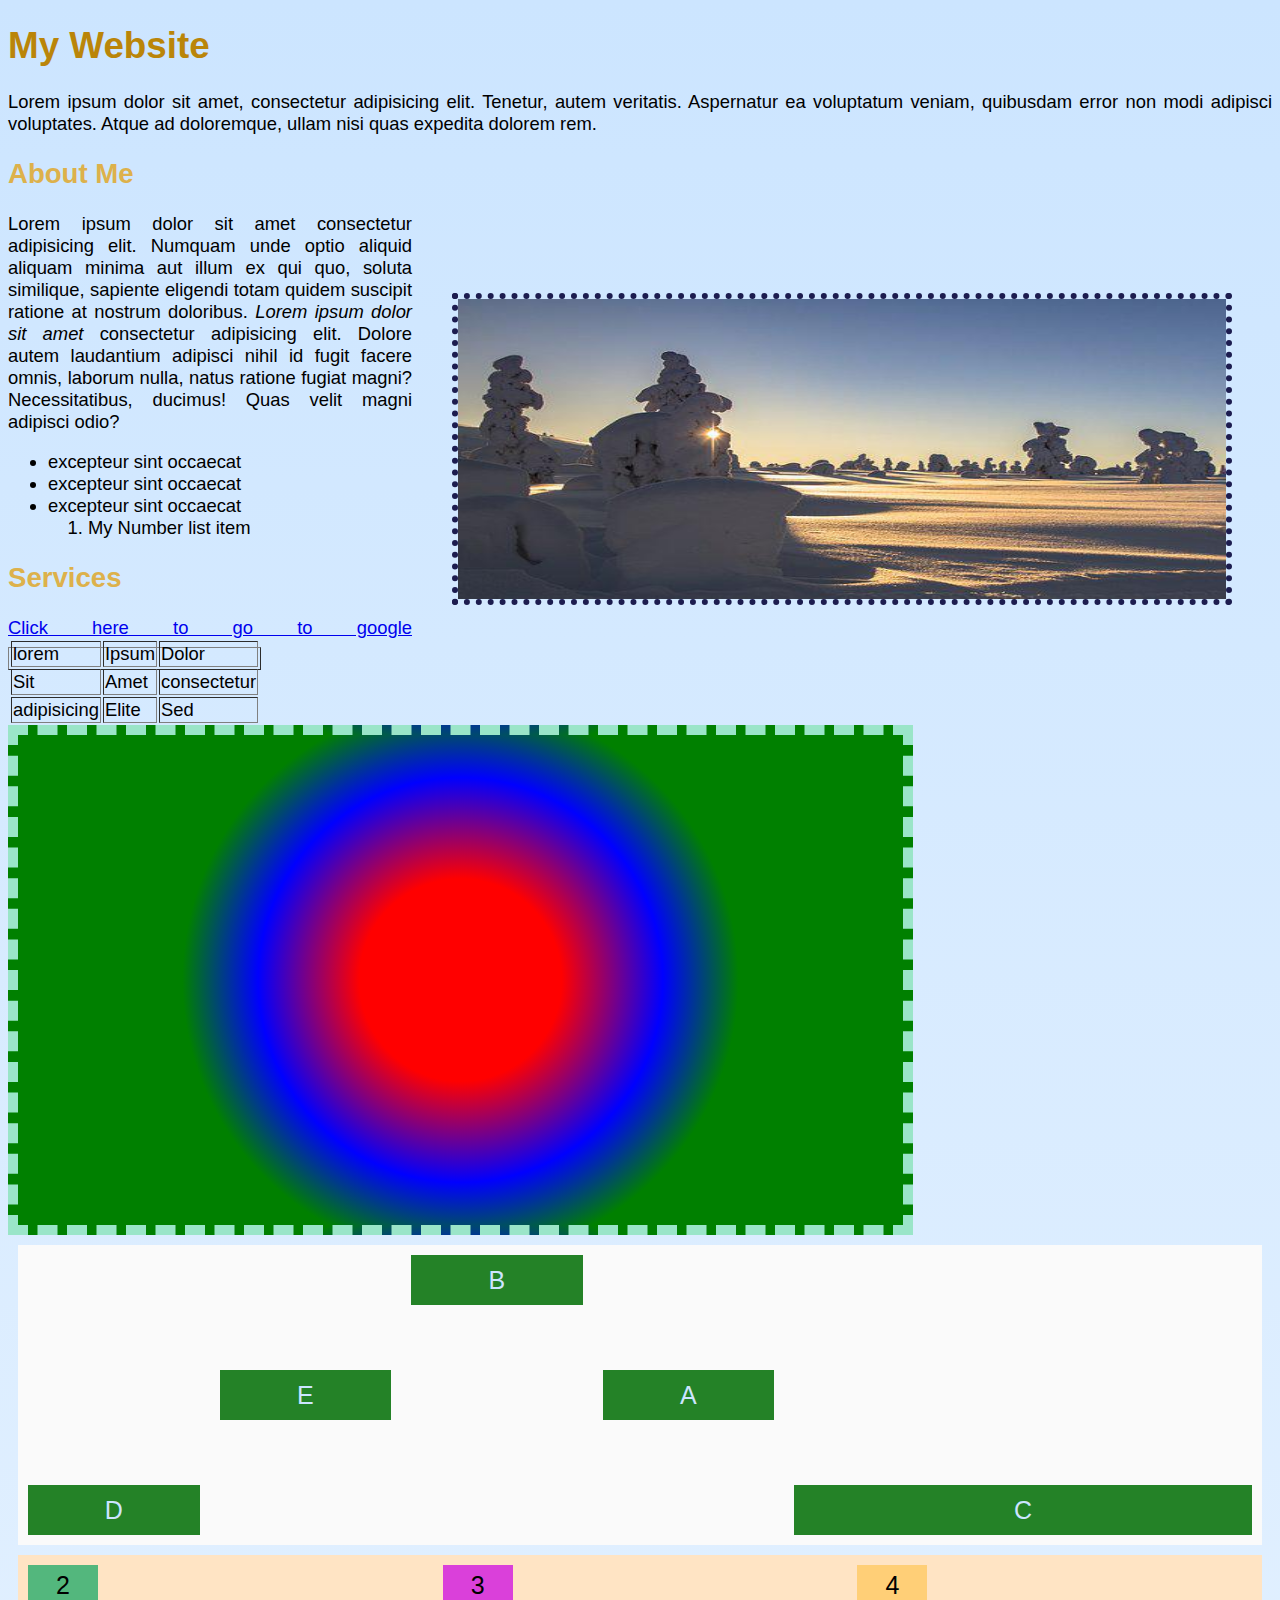
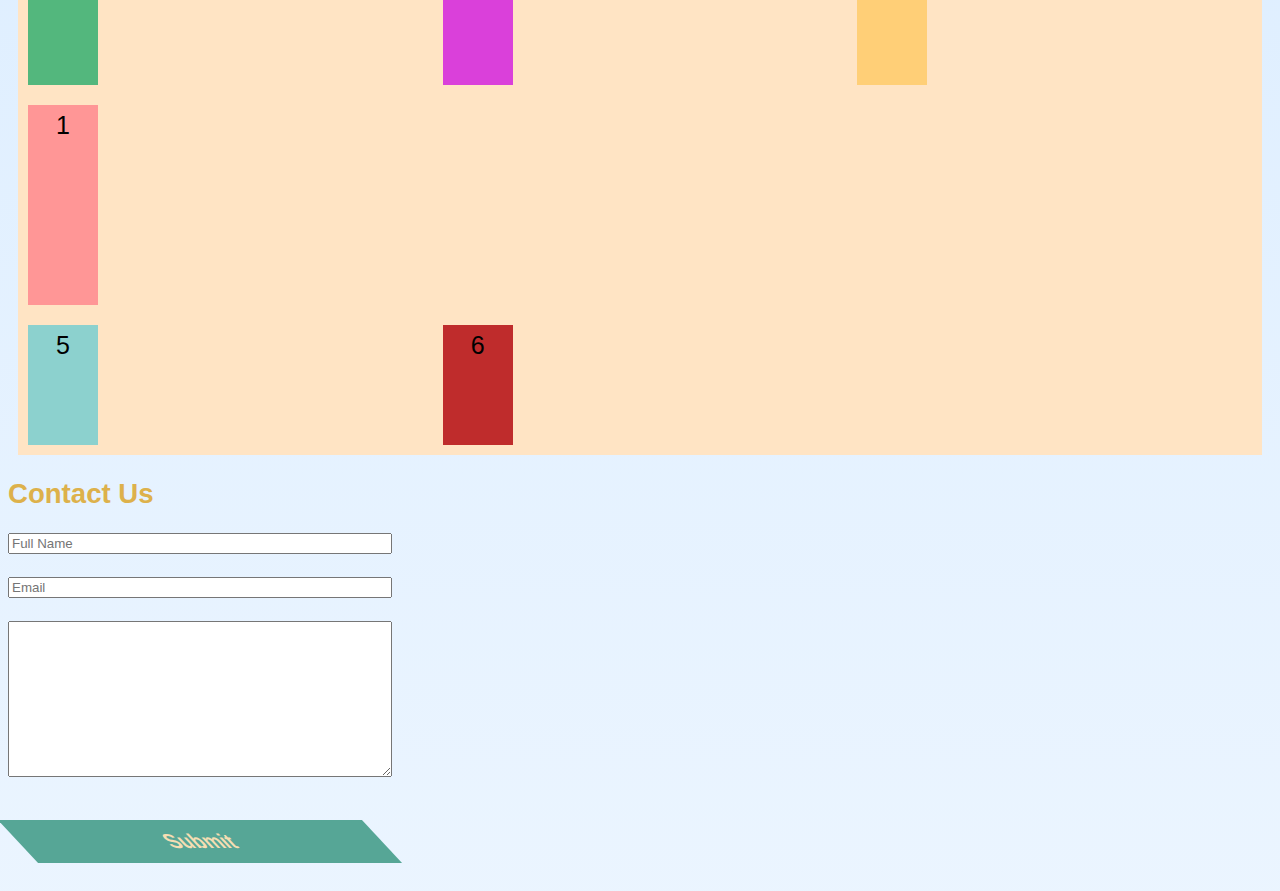
<file: index.html>
<!DOCTYPE html>
<html lang="en">
<head>
    <meta charset="UTF-8">
    <meta http-equiv="X-UA-Compatible" content="IE=edge">
    <meta name="viewport" content="width=device-width, initial-scale=1.0">
    <title>My Website</title>
    <link rel="stylesheet" href="style.css">
</head>
<body>
    
    <h1 id="title">My Website</h1>

    <p class="parag">Lorem ipsum dolor sit amet, consectetur adipisicing elit. Tenetur, autem veritatis. Aspernatur ea voluptatum veniam, quibusdam error non modi adipisci voluptates. Atque ad doloremque, ullam nisi quas expedita dolorem rem.</p>

    <h2 class="subtitle"  id="about-me">About Me</h2>
    <img src="lapland-2984828__340.jpg" alt="" id="about-us-image">

    <p class="parag">Lorem ipsum dolor sit amet consectetur adipisicing elit. Numquam unde optio aliquid aliquam minima aut illum ex qui quo, soluta similique, sapiente eligendi totam quidem suscipit ratione at nostrum doloribus.
    <span class="italics">Lorem ipsum dolor sit amet </span> consectetur adipisicing elit. Dolore autem laudantium adipisci nihil id fugit facere omnis, laborum nulla, natus ratione fugiat magni? Necessitatibus, ducimus! Quas velit magni adipisci odio?
    
    <ul>
        <li class="list-item">excepteur sint occaecat</li>
        <li class="list-item">excepteur sint occaecat</li>
        <li class="list-item">excepteur sint occaecat</li>
        <ol>
            <li class="list-item">My Number list item</li>
        </ol>
    </ul>
</p>
<h2 class="subtitle">Services</h2>

<a href="http://www.google.com" target="_blank" rel="noopener noreferrer" class="link">Click here to go to google</a>

<table border="1" class="site-table">
    <thead>
        <tr>
            <td>lorem</td>
            <td>Ipsum</td>
            <td>Dolor</td>
        </tr>
    </thead>
   <tbody>
    <tr>
        <td>Sit</td>
        <td>Amet</td>
        <td>consectetur</td>
    </tr>
    <tr>
        <td>adipisicing</td>
        <td>Elite</td>
        <td>Sed</td>
    </tr>
   </tbody>
</table>

<div id="service-image"></div> 

<div class="container">
    <div class="container-item" style="order: 4; flex: 1 1 100px; align-self: center;">A</div>
    <div class="container-item" style="order: 3;flex-grow:1 ; flex-shrink: 3;flex-basis: 100px; align-self: flex-start;">B</div>
    <div class="container-item" style="order: 5;
    flex: 5 1 100px; align-self: flex-end;">C</div>
    <div class="container-item" style="order: 1;flex-grow: 1; flex-shrink: 0;flex-basis: 100px; align-self: flex-end;">D</div>
    <div class="container-item" style="order: 2;flex-grow: 1;flex-basis: 100px; align-self: center;">E</div>
</div>

<div class="grid-container">
    <div class="grid-item" style="background: rgb(255, 150, 150);grid-area: 2 /1 / span 2 / span 3;">1</div>
    <div class="grid-item" style="background: rgb(83, 183, 125);">2</div>
    <div class="grid-item" style="background: rgb(218, 64, 218);">3</div>
    <div class="grid-item" style="background: rgb(255, 207, 119);">4</div>
    <div class="grid-item" style="background: rgb(140, 209, 206);">5</div>
    <div class="grid-item" style="background: rgb(191, 44, 44);">6</div>
</div>
<h2 class="subtitle">Contact Us</h2>

<form id="form">
    <input type="text" name="" id= class="form-input" placeholder="Full Name">
    <br>
    <input type="email" name="" id="" class="form-input"placeholder="Email">
    <br>
    <textarea name="" id="" cols="30" rows="10"></textarea>
    <br>
    <button type="submit" class="submit-button">Submit</button>
</form>
</body>
</html>
</file>
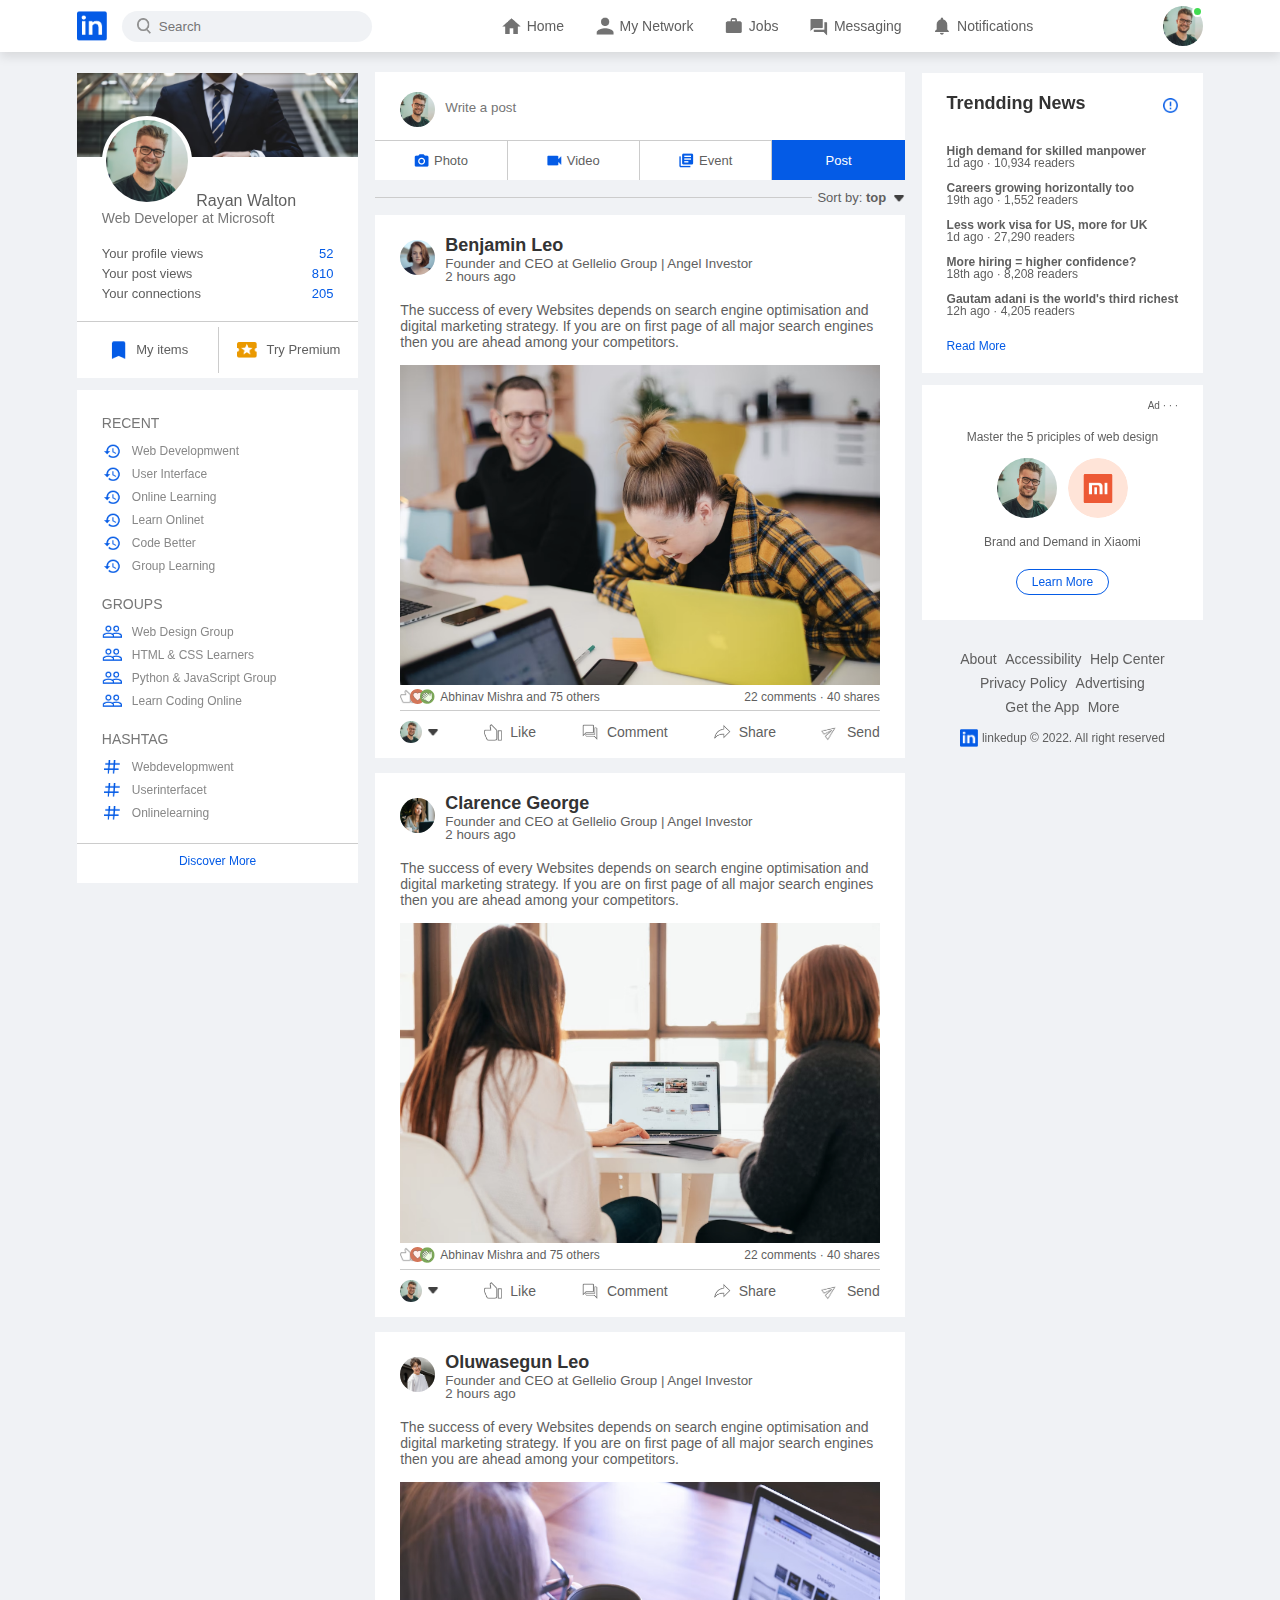
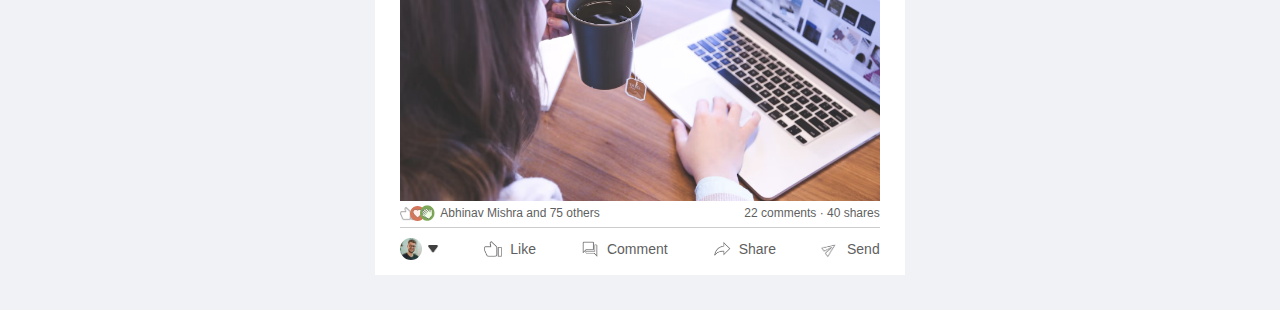
<file: linkedin/html/index.html>
<!DOCTYPE html>
<html lang="en">
<head>
    <meta charset="UTF-8">
    <meta http-equiv="X-UA-Compatible" content="IE=edge">
    <meta name="viewport" content="width=device-width, initial-scale=1.0">
    <title>Social Media Website Design - Forby tutorials</title>
    <link rel="stylesheet" href="../css/style.css">
</head>
<body>
    <nav class="navbar">
        <div class="navbar-left">
            <a href="index.html" class="logo"><img src="../images/logo.png" ></a>

            <div class="search-box">
                <img src="../images/search.png">
                <input type="text" placeholder="Search">
            </div>
        </div>
        <div class="navbar-center">
            <ul>
                <li><a href="#"><img src="../images/home.png" class="active-link"> <span>Home</span></a></li>
                <li><a href="#"><img src="../images/network.png"> <span>My Network</span></a></li>
                <li><a href="#"><img src="../images/jobs.png"> <span>Jobs</span></a></li>
                <li><a href="#"><img src="../images/message.png"> <span>Messaging</span></a></li>
                <li><a href="#"><img src="../images/notification.png"> <span>Notifications</span></a></li>
            </ul>
        </div>
        <div class="navbar-right">
            <div class="online">
                <img src="../images/user-1.png" class="nav-profile-img" onclick="toggleMenu()">
            </div>
        </div>

        <!-- ------------ profile-drop-down-menu ------------ -->
        <div class="profile-menu-wrap" id="profileMenu">
            <div class="profile-menu">
                <div class="user-info">
                    <img src="../images/user-1.png">
                    <div>
                        <h3>Rayan Walton</h3>
                        <a href="../profile/profile.html">See your profile</a>
                    </div>
                </div>
                <hr>
                <a href="#" class="profile-menu-link">
                    <img src="../images/feedback.png">
                    <p>Give Feedback</p>
                    <span>></span>
                </a>
                <a href="#" class="profile-menu-link">
                    <img src="../images/setting.png">
                    <p>Settings & Privacy</p>
                    <span>></span>
                </a>
                <a href="#" class="profile-menu-link">
                    <img src="../images/help.png">
                    <p>Help & Support</p>
                    <span>></span>
                </a>
                <a href="#" class="profile-menu-link">
                    <img src="../images/display.png">
                    <p>Display & Accessibility</p>
                    <span>></span>
                </a>
                <a href="#" class="profile-menu-link">
                    <img src="../images/logout.png">
                    <p>Logout</p>
                    <span>></span>
                </a>
            </div>
        </div>
    </nav>

    <!-- ------------ navbar close ----------- -->

    <div class="container">
        <!-- ---------- left-sidebar ---------- -->
        <div class="left-sidebar">
            <div class="sidebar-profile-box">
                <img src="../images/cover-pic.png" width="100%">
                <div class="sidebar-profile-info">
                    <img src="../images/user-1.png">
                    <hi>Rayan Walton</hi>
                    <h3>Web Developer at  Microsoft</h3>
                    <ul>
                        <li>Your profile views <span>52</span></li>
                        <li>Your post views <span>810</span></li>
                        <li>Your connections <span>205</span></li>
                    </ul>
                </div>
                <div class="sidebar-profile-link">
                    <a href="#"><img src="../images/items.png">My items</a>
                    <a href="#"><img src="../images/premium.png"> Try Premium</a>

                </div>
            </div>
            <div class="sidebar-activity" id="sidebarActivity">
                <h3>RECENT</h3>
                <a href="#"><img src="../images/recent.png">Web Developmwent</a>
                <a href="#"><img src="../images/recent.png">User Interface</a>
                <a href="#"><img src="../images/recent.png">Online Learning</a>
                <a href="#"><img src="../images/recent.png">Learn Onlinet</a>
               <a href="#"><img src="../images/recent.png">Code Better</a>
                <a href="#"><img src="../images/recent.png">Group Learning</a>
                <h3>GROUPS</h3>
                <a href="#"><img src="../images/group.png">Web Design Group</a>
                <a href="#"><img src="../images/group.png">HTML & CSS Learners </a>
                <a href="#"><img src="../images/group.png">Python & JavaScript Group</a>
                <a href="#"><img src="../images/group.png">Learn Coding Online</a>
                <h3>HASHTAG</h3>
                <a href="#"><img src="../images/hashtag.png">Webdevelopmwent</a>
                <a href="#"><img src="../images/hashtag.png">Userinterfacet</a>

                <a href="#"><img src="../images/hashtag.png">Onlinelearning</a>

               <div class="discover-more-link">
                <a href="#">Discover More</a>
               </div>
            </div>

            <p id="showMoreLink" onclick="toggleActivity()">Show more <b>+</b></p>
        </div>
        <!-- -------- main-content -------- -->
        <div class="main-content">
            <div class="create-post">
                <div class="create-post-input">
                   <img src="../images/user-1.png">
                   <textarea rows="2" placeholder="Write a post"></textarea>
                </div>
                <div class="create-post-link">
                    <li><img src="../images/photo.png">Photo</li>
                    <li><img src="../images/video.png">Video</li>
                    <li><img src="../images/event.png">Event</li>
                    <li>Post</li>

                </div>
            </div>

            <div class="sort-by">
                <hr>
                <p>Sort by: <span>top <img src="../images/down-arrow.png"></span></p>
            </div>

            <div class="post">
                <div class="post-author">
                    <img src="../images/user-3.png">
                    <div>
                        <h1>Benjamin Leo</h1>
                        <small>Founder and CEO at Gellelio Group | Angel Investor </small>
                        <small>2 hours ago</small>
                   </div>
                </div>
                <p>The success of every Websites depends on search engine optimisation and digital marketing strategy. If you are on first page of all major search engines then you are ahead among your competitors.</p>
                <img src="../images/post-image-1.png" width="100%">
                <div class="post-stats">
                    <div>
                        <img src="../images/thumbsup.png">
                        <img src="../images/love.png">
                        <img src="../images/clap.png">
                        <span class="liked-users">Abhinav Mishra and 75 others</span>
                    </div>
                    <div>
                        <span>22 comments &middot; 40 shares</span>
                    </div>
                </div>
                <div class="post-activity">
                    <div>
                        <img src="../images/user-1.png" class="post-activity-user-icon">
                        <img src="../images/down-arrow.png" class="post-activity-arrow-icon">

                    </div>
                    <div class="post-activity-link">
                        <img src="../images/like.png">
                        <span>Like</span>
                    </div>
                    <div class="post-activity-link">
                        <img src="../images/comment.png">
                        <span>Comment</span>
                    </div>
                    <div class="post-activity-link">
                        <img src="../images/share.png">
                        <span>Share</span>
                    </div>
                    <div class="post-activity-link">
                        <img src="../images/send.png">
                        <span>Send</span>
                    </div>
                </div>
            </div>

            <div class="post">
                <div class="post-author">
                    <img src="../images/user-4.png">
                    <div>
                        <h1>Clarence George</h1>
                        <small>Founder and CEO at Gellelio Group | Angel Investor </small>
                        <small>2 hours ago</small>
                   </div>
                </div>
                <p>The success of every Websites depends on search engine optimisation and digital marketing strategy. If you are on first page of all major search engines then you are ahead among your competitors.</p>
                <img src="../images/post-image-2.png" width="100%">
                <div class="post-stats">
                    <div>
                        <img src="../images/thumbsup.png">
                        <img src="../images/love.png">
                        <img src="../images/clap.png">
                        <span class="liked-users">Abhinav Mishra and 75 others</span>
                    </div>
                    <div>
                        <span>22 comments &middot; 40 shares</span>
                    </div>
                </div>
                <div class="post-activity">
                    <div>
                        <img src="../images/user-1.png" class="post-activity-user-icon">
                        <img src="../images/down-arrow.png" class="post-activity-arrow-icon">

                    </div>
                    <div class="post-activity-link">
                        <img src="../images/like.png">
                        <span>Like</span>
                    </div>
                    <div class="post-activity-link">
                        <img src="../images/comment.png">
                        <span>Comment</span>
                    </div>
                    <div class="post-activity-link">
                        <img src="../images/share.png">
                        <span>Share</span>
                    </div>
                    <div class="post-activity-link">
                        <img src="../images/send.png">
                        <span>Send</span>
                    </div>
                </div>
            </div>

            <div class="post">
                <div class="post-author">
                    <img src="../images/user-5.png">
                    <div>
                        <h1>Oluwasegun Leo</h1>
                        <small>Founder and CEO at Gellelio Group | Angel Investor </small>
                        <small>2 hours ago</small>
                   </div>
                </div>
                <p>The success of every Websites depends on search engine optimisation and digital marketing strategy. If you are on first page of all major search engines then you are ahead among your competitors.</p>
                <img src="../images/post-image-4.png" width="100%">
                <div class="post-stats">
                    <div>
                        <img src="../images/thumbsup.png">
                        <img src="../images/love.png">
                        <img src="../images/clap.png">
                        <span class="liked-users">Abhinav Mishra and 75 others</span>
                    </div>
                    <div>
                        <span>22 comments &middot; 40 shares</span>
                    </div>
                </div>
                <div class="post-activity">
                    <div>
                        <img src="../images/user-1.png" class="post-activity-user-icon">
                        <img src="../images/down-arrow.png" class="post-activity-arrow-icon">

                    </div>
                    <div class="post-activity-link">
                        <img src="../images/like.png">
                        <span>Like</span>
                    </div>
                    <div class="post-activity-link">
                        <img src="../images/comment.png">
                        <span>Comment</span>
                    </div>
                    <div class="post-activity-link">
                        <img src="../images/share.png">
                        <span>Share</span>
                    </div>
                    <div class="post-activity-link">
                        <img src="../images/send.png">
                        <span>Send</span>
                    </div>
                </div>
            </div>
        </div>
        <!-- -------- rigth-sidebar ---------- -->
        <div class="right-sidebar">
            <div class="sidebar-news">
                <img src="../images/more.png" class="info-icon">
                <h3>Trendding News</h3>
                <a href="#">High demand for skilled manpower</a>
                <span>1d ago &middot; 10,934 readers</span>

                <a href="#">Careers growing horizontally too</a>
                <span>19th ago &middot; 1,552 readers</span>

                <a href="#">Less work visa for US, more for UK</a>
                <span>1d ago &middot; 27,290 readers</span>

                <a href="#">More hiring = higher confidence?</a>
                <span>18th ago &middot; 8,208 readers</span>

                <a href="#">Gautam adani is the world's third richest</a>
                <span>12h ago &middot; 4,205 readers</span>

                <a href="#" class="read-more-link">Read More</a>
            </div>

            <div class="sidebar-ad">
                <small>Ad &middot; &middot; &middot;</small>
                <p>Master the 5 priciples of web design</p>
                <div>
                    <img src="../images/user-1.png">
                    <img src="../images/mi-logo.png">
                </div>
                <b>Brand and Demand in Xiaomi</b>
                <a href="#" class="ad-link">Learn More</a>
            </div>
            <div class="sidebar-useful-links">
                <a href="#">About</a>
                <a href="#">Accessibility</a>
                <a href="#">Help Center</a>
                <a href="#">Privacy Policy</a>
                <a href="#">Advertising</a>
                <a href="#">Get the App</a>
                <a href="#">More</a>

                <div class="copyrigth-msg">
                    <img src="../images/logo.png">
                    <p>linkedup &#169; 2022. All right reserved</p>
                </div>

            </div>
        </div>

    </div>

    <script>

        let profileMenu = document.getElementById("profileMenu");
        function toggleMenu(){
            profileMenu.classList.toggle("open-menu");
        }

    </script>
    <script>
        let sidebarActivity = document.getElementById("sidebarActivity");
        let moreLink = document.getElementById("showMoreLink");

        function toggleActivity(){
            sideActivity.classList.toggle("open-activity");

            if(sidebarActivity.classList.contains("open-activity")){
                moreLink.innerHTML = "Show less <b>-</b>";
            }else{
                moreLink.innerHTML = "Show more <b>+</b>";
            }
        }
    </script>

</body>
</html>
</file>
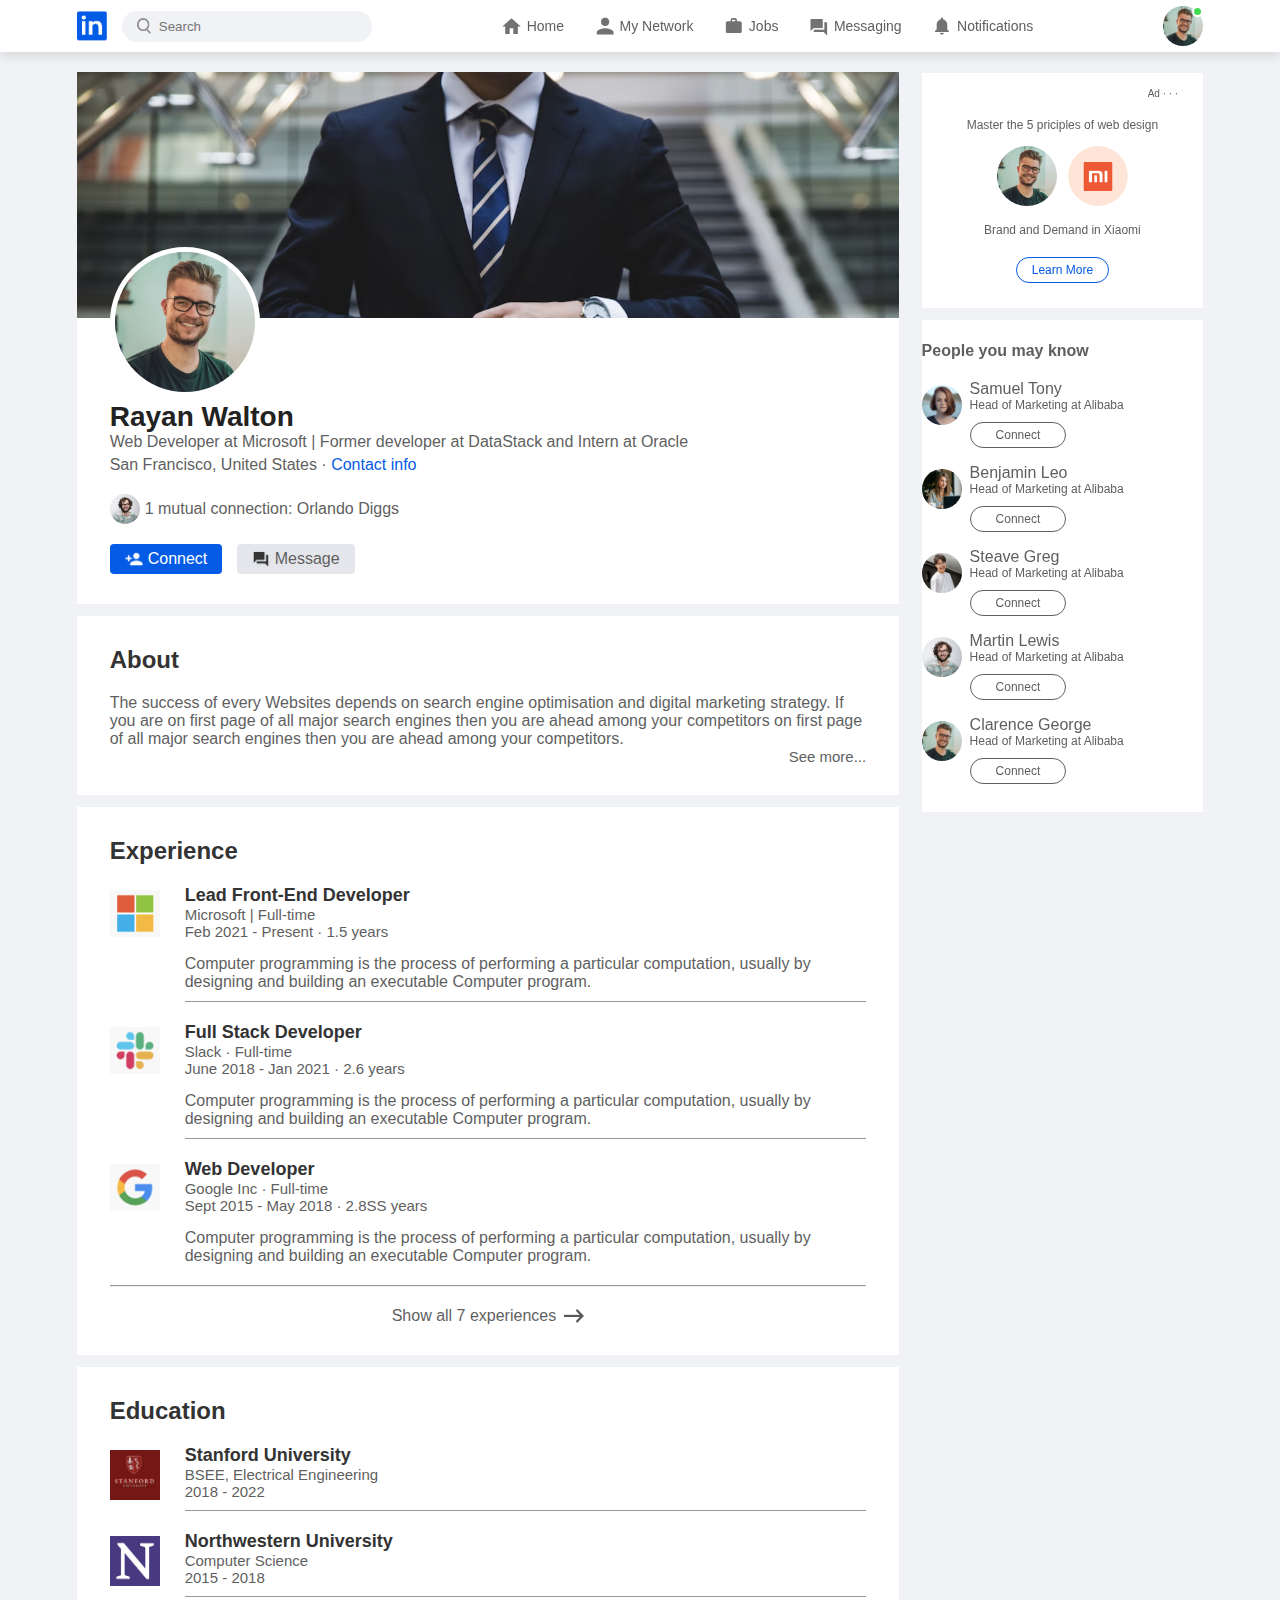
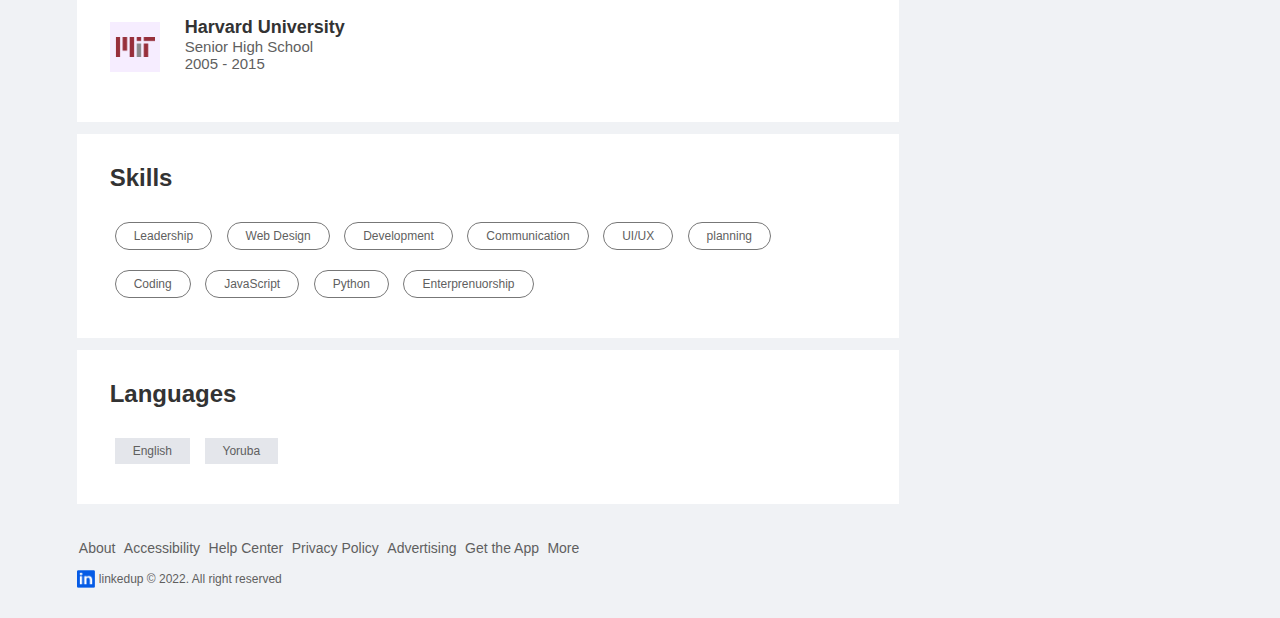
<file: linkedin/profile/profile.html>
<!DOCTYPE html>
<html lang="en">
<head>
    <meta charset="UTF-8">
    <meta http-equiv="X-UA-Compatible" content="IE=edge">
    <meta name="viewport" content="width=device-width, initial-scale=1.0">
    <title>Social Media Website Design - Forby tutorials</title>
    <link rel="stylesheet" href="../css/style.css">
</head>
<body>
    <nav class="navbar">
        <div class="navbar-left">
            <a href="index.html" class="logo"><img src="../images/logo.png" ></a>

            <div class="search-box">
                <img src="../images/search.png">
                <input type="text" placeholder="Search">
            </div>
        </div>
        <div class="navbar-center">
            <ul>
                <li><a href="#"><img src="../images/home.png" class="active-link"> <span>Home</span></a></li>
                <li><a href="#"><img src="../images/network.png"> <span>My Network</span></a></li>
                <li><a href="#"><img src="../images/jobs.png"> <span>Jobs</span></a></li>
                <li><a href="#"><img src="../images/message.png"> <span>Messaging</span></a></li>
                <li><a href="#"><img src="../images/notification.png"> <span>Notifications</span></a></li>
            </ul>
        </div>
        <div class="navbar-right">
            <div class="online">
                <img src="../images/user-1.png" class="nav-profile-img" onclick="toggleMenu()">
            </div>
        </div>

        <!-- ------------ profile-drop-down-menu ------------ -->
        <div class="profile-menu-wrap" id="profileMenu">
            <div class="profile-menu">
                <div class="user-info">
                    <img src="../images/user-1.png">
                    <div>
                        <h3>Rayan Walton</h3>
                        <a href="../profile/profile.html">See your profile</a>
                    </div>
                </div>
                <hr>
                <a href="#" class="profile-menu-link">
                    <img src="../images/feedback.png">
                    <p>Give Feedback</p>
                    <span>></span>
                </a>
                <a href="#" class="profile-menu-link">
                    <img src="../images/setting.png">
                    <p>Settings & Privacy</p>
                    <span>></span>
                </a>
                <a href="#" class="profile-menu-link">
                    <img src="../images/help.png">
                    <p>Help & Support</p>
                    <span>></span>
                </a>
                <a href="#" class="profile-menu-link">
                    <img src="../images/display.png">
                    <p>Display & Accessibility</p>
                    <span>></span>
                </a>
                <a href="#" class="profile-menu-link">
                    <img src="../images/logout.png">
                    <p>Logout</p>
                    <span>></span>
                </a>
            </div>
        </div>
    </nav>

    <!-- ------------ navbar close ----------- -->

    <div class="container">
        <div class="profile-main">
            <div class="profile-container">
                <img src="../images/cover-pic.png" width="100%">
                <div class="profile-container-inner"> 
                <img src="../images/user-1.png" class="profile-pic">
                <h1>Rayan Walton</h1>
                <b>Web Developer at Microsoft | Former developer at DataStack and Intern at Oracle</b>
                <p>San Francisco, United States &middot; <a href="#">Contact info</a></p>
                <div class="mutual-connection">
                    <img src="../images/user-2.png">
                    <span>1 mutual connection: Orlando Diggs</span>
                </div>
                <div class="profile-btn">
                    <a href="#" class="primery-btn"><img src="../images/connect.png">Connect</a>
                    <a href="#"><img src="../images/chat.png">Message</a>

                </div>
                </div>
            </div>   
                
            <div class="profile-description">
                <h2>About</h2>
                <p>The success of every Websites depends on search engine optimisation and digital marketing strategy. If you are on first page of all major search engines then you are ahead among your competitors on first page of all major search engines then you are ahead among your competitors.</p>
                <a href="#" class="see-more-link">See more...</a>
            </div>
            <div class="profile-description">
                <h2>Experience</h2>
                <div class="profile-desc-row">
                    <img src="../images/microsoft.png">
                    <div>
                        <h3>Lead Front-End Developer </h3>
                        <b>Microsoft | Full-time</b>
                        <b>Feb 2021 - Present &middot; 1.5 years</b>
                        <p>Computer programming is the process of performing a particular computation, usually by designing and building an executable Computer program.</p>
                        <hr>
                    </div>
                </div>
            
                <div class="profile-desc-row">
                    <img src="../images/slack.png">
                    <div>
                        <h3>Full Stack Developer </h3>
                        <b>Slack &middot; Full-time</b>
                        <b>June 2018 - Jan 2021 &middot; 2.6 years</b>
                        <p>Computer programming is the process of performing a particular computation, usually by designing and building an executable Computer program.</p>
                        <hr>
                    </div>
                </div>
                <div class="profile-desc-row">
                    <img src="../images/google.png">
                    <div>
                        <h3>Web Developer </h3>
                        <b>Google Inc &middot; Full-time</b>
                        <b>Sept 2015 - May 2018 &middot; 2.8SS years</b>
                        <p>Computer programming is the process of performing a particular computation, usually by designing and building an executable Computer program.</p>
                        
                    </div>
                </div>
                <hr>
                <a href="#" class="experience-link">Show all 7 experiences <img src="../images/right-arrow.png"></a>
            </div>

            <div class="profile-description">
                <h2>Education</h2>
                <div class="profile-desc-row">
                    <img src="../images/stanford.png">
                    <div>
                        <h3>Stanford University</h3>
                        <b>BSEE, Electrical Engineering</b>
                        <b>2018 - 2022</b> 
                        <hr>             
                    </div>
                </div>
                <div class="profile-desc-row">
                    <img src="../images/north.png">
                    <div>
                        <h3>Northwestern University</h3>
                        <b>Computer Science</b>
                        <b>2015 - 2018</b> 
                        <hr>             
                    </div>
                </div>
                <div class="profile-desc-row">
                    <img src="../images/mit.png">
                    <div>
                        <h3>Harvard University</h3>
                        <b>Senior High School</b>
                        <b>2005 - 2015</b> 
                                    
                    </div>
                </div>
            </div>
            <div class="profile-description">
                <h2>Skills</h2>
                <a href="#" class="skills-btn">Leadership</a>
                <a href="#" class="skills-btn">Web Design</a>
                <a href="#" class="skills-btn">Development</a>
                <a href="#" class="skills-btn">Communication</a>
                <a href="#" class="skills-btn">UI/UX</a>
                <a href="#" class="skills-btn">planning</a>
                <a href="#" class="skills-btn">Coding</a>
                <a href="#" class="skills-btn">JavaScript</a>
                <a href="#" class="skills-btn">Python</a>
                <a href="#" class="skills-btn">Enterprenuorship</a>
            </div>
            <div class="profile-description">
                <h2>Languages</h2>
                <a href="#" class="language-btn">English</a>
                <a href="#" class="language-btn">Yoruba</a>    
            </div>
        </div>
        <!-- --------- profile-sidebar --------------- -->
        <div class="profile-sidebar">
            <div class="sidebar-ad">
                <small>Ad &middot; &middot; &middot;</small>
                <p>Master the 5 priciples of web design</p>
                <div>
                    <img src="../images/user-1.png">
                    <img src="../images/mi-logo.png">
                </div>
                <b>Brand and Demand in Xiaomi</b>
                <a href="#" class="ad-link">Learn More</a>
            </div>

            <div class="sidebar-people">
                <h3>People you may know</h3>
                <div class="sidebar-people-row">
                    <img src="../images/user-3.png">
                    <div>
                        <h2>Samuel Tony</h2>
                        <p>Head of Marketing at Alibaba</p>
                        <a href="#">Connect</a>
                    </div>
                </div>
                <div class="sidebar-people-row">
                    <img src="../images/user-4.png">
                    <div>
                        <h2>Benjamin Leo</h2>
                        <p>Head of Marketing at Alibaba</p>
                        <a href="#">Connect</a>
                    </div>
                </div>
                <div class="sidebar-people-row">
                    <img src="../images/user-5.png">
                    <div>
                        <h2>Steave Greg</h2>
                        <p>Head of Marketing at Alibaba</p>
                        <a href="#">Connect</a>
                    </div>
                </div>
                <div class="sidebar-people-row">
                    <img src="../images/user-2.png">
                    <div>
                        <h2>Martin Lewis</h2>
                        <p>Head of Marketing at Alibaba</p>
                        <a href="#">Connect</a>
                    </div>
                </div>
                <div class="sidebar-people-row">
                    <img src="../images/user-1.png">
                    <div>
                        <h2>Clarence George</h2>
                        <p>Head of Marketing at Alibaba</p>
                        <a href="#">Connect</a>
                    </div>
                </div>
            </div>


        </div>
    </div>
    
    
    <div class="profile-footer">
        <div class="sidebar-useful-links">
            <a href="#">About</a>
            <a href="#">Accessibility</a>
            <a href="#">Help Center</a>
            <a href="#">Privacy Policy</a>
            <a href="#">Advertising</a>
            <a href="#">Get the App</a>
            <a href="#">More</a>

            <div class="copyrigth-msg">
                <img src="../images/logo.png">
                <p>linkedup &#169; 2022. All right reserved</p>
            </div>

        </div>
    </div>



    <script>

        let profileMenu = document.getElementById("profileMenu");
        function toggleMenu(){
            profileMenu.classList.toggle("open-menu");
        }

    </script>

</body>
</html>
</file>
<file: style.css>
body {
    background: linear-gradient(rgb(204, 229, 255), rgba(204, 229, 255, 0.4));
    font-size: 1.15em;
    text-align: justify;
    font-family: "Lato", sans-serif;
}
#title {
    color: rgb(186, 133, 9);
    font-family: "Sarabun", sans-serif;
}
.subtitle {
    color: hsl(42, 68%, 58%);
    font-family: "Sarabun" sans-serif;
}
#service-image {
    height: 490px;
    width: 70%;

    background: radial-gradient(circle, red 20%, blue 40%, green 55%);
    border: 10px dashed rgb(154, 229, 200);
}

.link {
    text-decoration: underline;
}
.italics {
    font-style: oblique;
}

#about-us-image {
    height: 300px;
    width: 60vw;
    border: 6px dotted rgb(28, 28, 79);
    margin: 80px 40px;
    float: right;
}
.site-table {
    display: inline;
}
.container {
    background-color: rgb(250, 250, 250);
    margin: 10px;
    height: 300PX;
    display: flex;
    flex-direction: row;
    justify-content: center;
    align-items: center;
}
.container-item {
    background: rgb(36, 130, 39);
    color:rgb(204, 229, 255);
    font-size: 25px;
    text-align: center;
    width: 70px;
    line-height: 50px;
    margin: 10px;
}
.grid-container {
    background-color: bisque;
    margin: 10px;
    height: 500px;
    display: grid;
    grid-template-columns: auto auto auto;
    grid-template-rows: auto auto;
   
}
.grid-item {
    color: black;
    font-size: 25px;
    text-align: center;
    width: 70px;
    line-height: 40px;
    margin: 10px;
}
#form {
    display: flex;
    flex-direction: column;
    width: 30vw;
    font-size: 20px;
    justify-content: space-between;


}
.submit-button {
    margin: 20px 10px;
    padding: 10px 15px;
    border: none;
    text-decoration: none;
    font-family: "Lato", sans-serif;
    font-weight: 600;
    font-size: 20px;
    color: wheat;
    background: rgb(86, 166, 150);
    /* transform: matrix(1, 0.45, 0.45, 1, 100, 50); */
    transform: skewX(43deg);
    -webkit-transition: all 500ms linear ;
    -moz-transition: all 500ms linear ;
    -o-transition: background, padding 500ms ease;
}
.submit-button:hover {
    background: rgb(136, 144, 230);
    padding: 20px 30px; 
}
#about-me {
    /* animation-name: red-to-black;
    animation-duration: 4s;
    animation-timing-function: linear;
    animation-iteration-count: infinite;
    animation-direction: alternate; */
    -webkit-animation: red-to-black 4s linear 0s infinite alternate-reverse;
    -moz-animation: red-to-black 4s linear infinite 0s infinite alternate-reverse;
    -ms-animation: red-to-black 4s linear infinite 0s infinite alternate-reverse;
    -o-animation: red-to-black 4s linear infinite 0s 2 alternate-reverse;
}
@keyframes red-to-black {
    0% {
        background: red;
        transform: translate(0px, 0px);
    }
    50% {
        background: teal;
        transform: translate(10px, 10px);
    }
    100% {
        background: black;
        transform: r=translate(20px, 20px);
    }
}

/* 
.title {
    color: red;
}
.subtitle {
    color: blue;
}
#contact-us {
    color: green;
}
h2:hover {
    color: red;
}
h2[class=subtitle] {
    color: blue;
}
#service { 
    color: green;
}
a:link {
   color: blue;
}
a:visited {
color: brown;
} 

h2 + a {
    color: brown;
}
textarea ~ button {
    color: blueviolet;
}
ul > li {
color: blue;
}
ul li {
    color: aquamarine;
}
img {
    border: 10px solid black;
}
h2[class|=article-subtitle] {
    background: green;
}
subtitle-23456789
subtitle-bvcxzas

selector {

} */
</file>
<file: linkedin/css/style.css>
*{
    margin: 0;
    padding: 0;
    font-family: 'Poppins', sans-serif;
    box-sizing: border-box;
}
body{
    background: #f0f2f5;
    color: #5f5f5f;
}
a{
    text-decoration: none;
    color: #5f5f5f;
}
.navbar{
    display: flex;
    align-items: center;
    justify-content: space-between;
    background: #fff;
    padding: 6px 6%;
    position: sticky;
    top: 0;
    z-index: 100;
    box-shadow: 0 5px 10px rgba(0, 0, 0, 0.1);
}
.logo img{
    width: 30px;
    margin-right: 15px;
    display: block;
}
.navbar-center ul li{
    display: inline-block;
    list-style: none;
}
.navbar-center ul li a{
    display: flex;
    align-items: center;
    font-size: 14px;
    margin: 5px 8px;
    padding-right: 5px;
    position: relative;
}

.navbar-center ul li  a img{
    width: 30px;
}
.navbar-center ul li  a::after{
    content: '';
    width: 0;
    height: 2px;
    background: #045be6;
    position: absolute;
    bottom: -15px;
    transition: width 0.3s;
}
.navbar-center ul li  a:hover::after,
.navbar-center ul li  a.active-link::after
{
    width: 100%;
}
.nav-profile-img{
    width: 40px;
    border-radius: 50%;
    display: block;
    cursor: pointer;
    position: relative;
}
.online{
    position: relative;
}
.online::after{
    content: '';
    width: 7px;
    height: 7px;
    border: 2px solid #fff;
    border-radius: 50%;
    right: 0px;
    top: 0px;
    background: #41db51;
    position: absolute;
}
.search-box{
    background: #f0f2f5;
    width: 250px;
    border-radius: 20px;
    display: flex;
    align-items: center;
    padding: 0 15px;
}
.navbar-left{
    display: flex;
    align-items: center;
}
.search-box img{
    width: 14px;
}
.search-box input{
    width: 100%;
    background: transparent;
    padding: 8px;
    outline: none;
    border: 0;
}
/* ---- navbar end ----- */

.container{
    padding: 20px 6%;
    display: flex;
    flex-wrap: wrap;
    justify-content: space-between;
}
/* ------------ left-sidebar ------ */
.left-sidebar{
    flex-basis: 25%;
    align-self: flex-start;
    position: sticky;
    top: 73px;
}
.sidebar-profile-box{
    background: #fff;
}
.sidebar-profile-info{
    padding: 0 25px;
    
}
.sidebar-profile-info img{
    width: 90px;
    border-radius: 50%;
    background: #fff;
    padding: 4px;
    margin-top: -45px;
}
.sidebar-profile-info h1{
    font-size: 20px;
    font-weight: 600;
    color: #222;
}
.sidebar-profile-info h3{
    font-size: 14px;
    font-weight: 500;
    color: #777;
}
.sidebar-profile-info ul{
    list-style: none;
    margin: 20px 0;
}
.sidebar-profile-info ul li{
    width: 100%;
    margin: 5px 0;
    font-size: 13px;
}
.sidebar-profile-info ul li span{
    float: right;
    color: #045be6;
}
.sidebar-profile-link{
    display: flex;
    align-items: center;
    border-top: 1px solid #ccc;
}
.sidebar-profile-link a{
    flex-basis: 50%;
    display: flex;
    align-items: center;
    justify-content: center;
    padding: 15px 0;
    font-size: 13px;
    border-left: 1px solid #ccc;
}
.sidebar-profile-link a:first-child{
    border-left: 0;
}
.sidebar-profile-link a img{
    width: 20px;
    margin-right: 10px;
}
.sidebar-activity{
    background: #fff;
    padding: 5px 25px;
    margin: 12px 0;
}
.sidebar-activity h3{
    color: #777;
    font-size: 14px;
    font-weight: 500;
    margin: 20px 0 10px;
}
.sidebar-activity a{
    display: flex;
    align-items: center;
    font-size: 12px;
    font-weight: 500;
    color: #888;
    margin: 3px 0;
}
.sidebar-activity a img{
    width: 20px;
    margin-right: 10px;
}
.discover-more-link{
    border-top: 1px solid #ccc;
    text-align: center;
    margin-top: 20px;
    margin-left: -25px;
    margin-right: -25px;
}
.discover-more-link a{
    color: #045be6;
    display: inline-block;
    margin: 10px 0;
}


/* ----------- right-sidebar --------- */
.right-sidebar{
    flex-basis: 25%;
    align-self: flex-start;
    position: sticky;
    top: 73px;
}

.sidebar-news{
  background: #fff;
  padding: 10px 25px;
}
.info-icon{
   width: 15px;
   float: right;
   margin-top: 15px;
}
.sidebar-news h3{
    font-size: 18px;
    font-weight: 600;
    color: #333;
    margin:10px 0 30px;

}
.sidebar-news a{
    display: block;
    font-size: 12px;
    font-weight: 600;
    margin-top: 10px;
    margin-bottom: -5px;
}
.sidebar-news span{
    font-size: 12px;
}

.sidebar-news .read-more-link{
    color: #045be6;
    font-weight: 500;
    margin: 20px 0 10px;
}
.sidebar-ad{
    background: #fff;
    padding: 15px 25px;
    text-align: center;
    margin: 12px 0;
    font-size: 12px;
}
.sidebar-ad img{
    width: 60px;
    border-radius: 50px;
    margin: 4px;
}
.sidebar-ad small{
   float: right;
   font-weight: 500;
}
.sidebar-ad p{
    margin-top: 30px;
    margin-bottom: 10px;
}
.sidebar-ad b{
    display: block;
    font-weight: 500;
    margin-top: 10px;
}
.ad-link{
    display: inline-block;
    border: 1px solid #045be6;
    border-radius: 30px;
    padding: 5px 15px;
    color: #045be6;
    font-weight: 500;
    margin: 20px auto 10px;
} 
.sidebar-useful-links{
    padding: 15px 25px;
    text-align: center;
}
.sidebar-useful-links a{
    display: inline-block;
    font-size: 14px;
    margin: 4px 2px;
}
.copyrigth-msg{
    display: flex;
    align-items: center;
    justify-content: center;
    font-size: 12px;
    margin-top: 10px;
    font-weight: 500;
}
.copyrigth-msg img{
    width: 18px;
    margin-right: 4px;
}


/* -------- main-content --------- */
.main-content{
    flex-basis: 47%;
}
.create-post{
    background: #fff;
}
.create-post-input{
    padding: 20px 25px 10px;
    display: flex;
    align-items: flex-start;
}
.create-post-input img{
    width:35px;
    border-radius: 50%;
    margin-right: 10px;
}
.create-post-input textarea{
    width: 100%;
    border: 0;
    outline: 0;
    resize: none;
    background: transparent;
    margin-top: 8px;
}
::placeholder{
    font-weight: 500;
}
.create-post-link{
    display: flex;
    align-items: flex-start;
}
.create-post-link li{
    list-style: none;
    border-top: 1px solid #ccc;
    border-right: 1px solid #ccc;
    flex-basis: 25%;
    height: 40px;
    font-size: 13px;
    display: flex;
    align-items: center;
    justify-content: center;
    cursor: pointer;
}
.create-post-link li img{
    width: 15px;
    margin-right: 5px;
}
.create-post-link li:last-child{
    background: #045be6;
    color: #fff;
    border-top: 0;
    border-right: 0;
}
.sort-by{
  display: flex;
  align-items: center;
  margin: 10px 0;
} 
.sort-by hr{
    flex: 1;
    border: 0;
    height: 1px;
    background: #ccc;
}
.sort-by p{
    font-size: 13px;
    padding-left: 5px;
}
.sort-by p span{
    font-weight: 600;
    cursor: pointer;
}
.sort-by p span img{
    width: 12px;
    margin-left: 3px;
}
.post{
    background: #fff;
    padding: 20px 25px 5px;
    margin: 5px 0 15px;
}
.post-author{
    display: flex;
    align-items: flex-start;
    margin-bottom: 20px;
}
.post-author img{
    width: 35px;
    border-radius: 50%;
    margin-right: 10px;
    margin-top: 5px;
}
.post-author h1{
    font-size: 18px;
    font-weight: 600;
    color: #333;
}
.post-author small{
     display: block;
     margin-bottom: -2px;
}
.post p{
    font-size: 14px;
    margin-bottom: 15px;
}
.post-stats{
    display: flex;
    flex-wrap: wrap;
    align-items: center;
    justify-content: space-between;
    font-size: 12px;
    border-bottom: 1px solid #ccc;
    padding-bottom: 6px;
}
.post-stats div{
    display: flex;
    align-items: center;
}
.post-stats img{
    width: 15px;
    margin-right: -5px;
}
.liked-users{
    margin-left: 10px;
}
.post-activity{
    display: flex;
    align-items: center;
    justify-content: space-between;
    padding: 10px 0;
    font-size: 14px;
    font-weight: 500;
}
.post-activity div{
    display: flex;
    align-items: center;
}
.post-activity-user-icon{
    width: 22px;
    border-radius: 50%;
}
.post-activity-arrow-icon{
    width: 12px;
    margin-left: 5px;
}
.post-activity-link img{
    width: 18px;
    margin-right: 8px;
}

/* ------------ profile-drop-down-menu ------------ */
.profile-menu-wrap{
  position: absolute;
  top: 100%;
  right: 5%;
  width: 320px;
  max-height: 0;
  overflow: hidden;
  transition: max-height 0.5s;
}

.profile-menu-wrap.open-menu{
    max-height: 400px;
}
.profile-menu{
    background: #222;
    color: #fff;
    padding: 20px;
    margin: 10px;
}
.user-info{
    display: flex;
    align-items: center;
}
.user-info img{
    width: 50px;
    border-radius: 50%;
    margin-right: 15px;
}
.user-info h3{
    font-weight: 500;
    margin-bottom: -7px;
}
.user-info a{
    color: #c9dbf8;
    font-size: 13px;
}
.profile-menu hr{
    border: 0;
    height: 1px;
    width: 100%;
    background: #fff;
    margin: 15px 0 10px;
}
.profile-menu-link{
    display: flex;
    align-items: center;
    color: #fff;
    margin: 12px 0;
    font-size: 14px;
}
.profile-menu-link p{
    width: 100%;
}
.profile-menu-link img{
    width: 35px;
    border-radius: 50%;
    margin-right: 15px;
}


/* --------- profile-page ------------------- */
.profile-main{
    flex-basis: 73%;
}
.profile-sidebar{
    flex-basis: 25%;
    align-self: flex-start;
    position: sticky;
    top: 73px;
}
.profile-container{
    background: #fff;
}
.profile-container-inner{
    padding: 0 4% 10px;
}
.profile-pic{
    width: 150px;
    border-radius: 50%;
    margin-top: -75px;
    padding: 5px;
    background: #fff;
}
.profile-container h1{
    font-size: 28px;
    font-weight: 600;
    color: #222;
}
.profile-container b{
    font-weight: 500;
}
.profile-container p{
    margin-top: 5px;
}
.profile-container p a{
    color: #045be6;
    font-weight: 500;
}
.mutual-connection{
    display: flex;
    align-items: center;
    margin: 20px 0;
}
.mutual-connection img{
    width: 30px;
    border-radius: 50%;
    margin-right: 5px;
}
.profile-btn{
    margin: 20px 0;
}
.profile-btn a{
    display: inline-flex;
    align-items: center;
    background: #e4e6eb;
    padding: 6px 15px;
    border-radius: 4px;
    margin-right: 10px;
}
.profile-btn a img{
    width: 18px;
    margin-right: 5px;
}
.profile-btn .primery-btn{
    background: #045be6;
    color: #fff;
}
.profile-description{
    background: #fff;
    padding: 20px 4% 30px;
    margin: 12px 0;
}
.profile-description h2{
    color: #333;
    margin: 10px 0 20px;
    font-weight: 600;
}
.see-more-link{
    display: block;
    text-align: right;
    font-size: 15px;
}
.profile-desc-row{
    display: flex;
    align-items: flex-start;
    margin: 20px 0;
}
.profile-desc-row img{
    width: 50px;
    margin-right: 25px;
    margin-top: 5px;
}
.profile-desc-row div{
    width: 100%;
}
.profile-desc-row h3{
    font-size: 18px;
    font-weight: 600;
    color: #333;
}
.profile-desc-row b{
    display: block;
    font-weight: 500;
    font-size: 15px;
}
.profile-desc-row p{
    margin-top: 15px;
}
.profile-desc-row hr{
    border: 0;
    border-bottom: 1px solid #999;
    margin-top: 10px;
}
.experience-link{
    display: flex;
    align-items: center;
    justify-content: center;
    padding-top: 20px;
    font-weight: 500;
}
.experience-link img{
    width: 20px;
    margin-left: 8px;
}
.skills-btn{
    display: inline-block;
    margin: 10px 5px;
    padding: 6px 18px;
    border: 1px solid #777;
    border-radius: 30px;
    font-size: 12px;
    font-weight: 500;
}
.language-btn{
    display: inline-block;
    margin: 10px 5px;
    padding: 6px 18px;
    background: #e4e6eb;
    font-size: 12px;
    font-weight: 500;
}
/* ---------- profile-right-sidebar ---------- */
.profile-sidebar .sidebar-ad{
     margin: 0;
}
.sidebar-people{
    background: #fff;
    padding: 12px 0;
    margin: 12px 0;
    font-size: 12px;
}
.sidebar-people h3{
    font-size: 16px;
    font-weight: 600;
    margin: 10px 0 20px;
}
.sidebar-people-row{
    display: flex;
    align-items: flex-start;
    margin: 6px 0;
}
.sidebar-people-row img{
    width: 40px;
    border-radius: 50%;
    margin-right: 8px;
    margin-top: 5px;
}
.sidebar-people-row h2{
    font-weight: 500;
    font-size: 16px;
}
.sidebar-people-row a{
    display: inline-block;
    margin: 10px 0;
    padding: 5px 25px;
    border: 1px solid #5f5f5f;
    border-radius: 30px;
    font-weight: 500;
}
.profile-footer{
    padding: 0 6% 30px;
}
.profile-footer .sidebar-useful-links{
    text-align: left;
    padding: 0;
}
.profile-footer .copyrigth-msg{
    justify-content: flex-start;
}
#showMoreLink{
    display: none;
}

/* ------------media query for small screen --------------- */
@media only screen and (max-width: 600px){
    .search-box{
        background: transparent;
        width: auto;
        padding: 0;
    }
    .search-box input{
        width: 0;
        padding: 0;
    }
    .navbar-center ul li a span{
        display: none;
    }
    .navbar-center ul li a{
        padding-right: 0;
        margin: 5px;
    }
    .nav-profile-img{
        width: 30px;
    }
    .container{
        padding: 15px 3%;
    }
    .left-sidebar, .right-sidebar{
        flex-basis: 100%;
        position: relative;
        top: unset;
    }
    .main-content{
        flex-basis: 100%;
    }
    .post-stats div{
        margin: 2px 0;
    }
    .post-activity-link span{
        display: none;
    }
    .post-activity-link img{
        margin-right: 0;
    }
    .profile-main, .profile-sidebar{
        flex-basis: 100%;
    }
    .profile-container{
        font-size: 14px;
    }
    .profile-pic{
        width: 100px;
        margin-top: -50px;
    }
    .profile-description{
        font-size: 14px;
    }
    #showMoreLink{
        display: block;
        width: fit-content;
        margin: 10px auto;
        font-size: 14px;
        cursor: pointer;
    }
    .sidebar-activity{
        display: none;
    }
    .sidebar-activity.open-activity{
        display: block;
    }
}
@media only screen and (max-width: 280px){
    .search-box{
        background: transparent;
        width: auto;
        padding: 0;
    }
    .search-box input{
        width: 0;
        padding: 0;
    }
    .navbar-center ul li a span{
        display: none;
    }
    .navbar-center ul li a{
        padding-right: 0;
        /* margin: 3px; */
        flex-wrap: nowrap;
        margin: 0;
        padding: 0;
    }
    .navbar-center{
    width: 100%;
    }
    .nav-profile-img{
        width: 15px;
    }

    img {
        width: 100%;
    }
    
}
</file>
